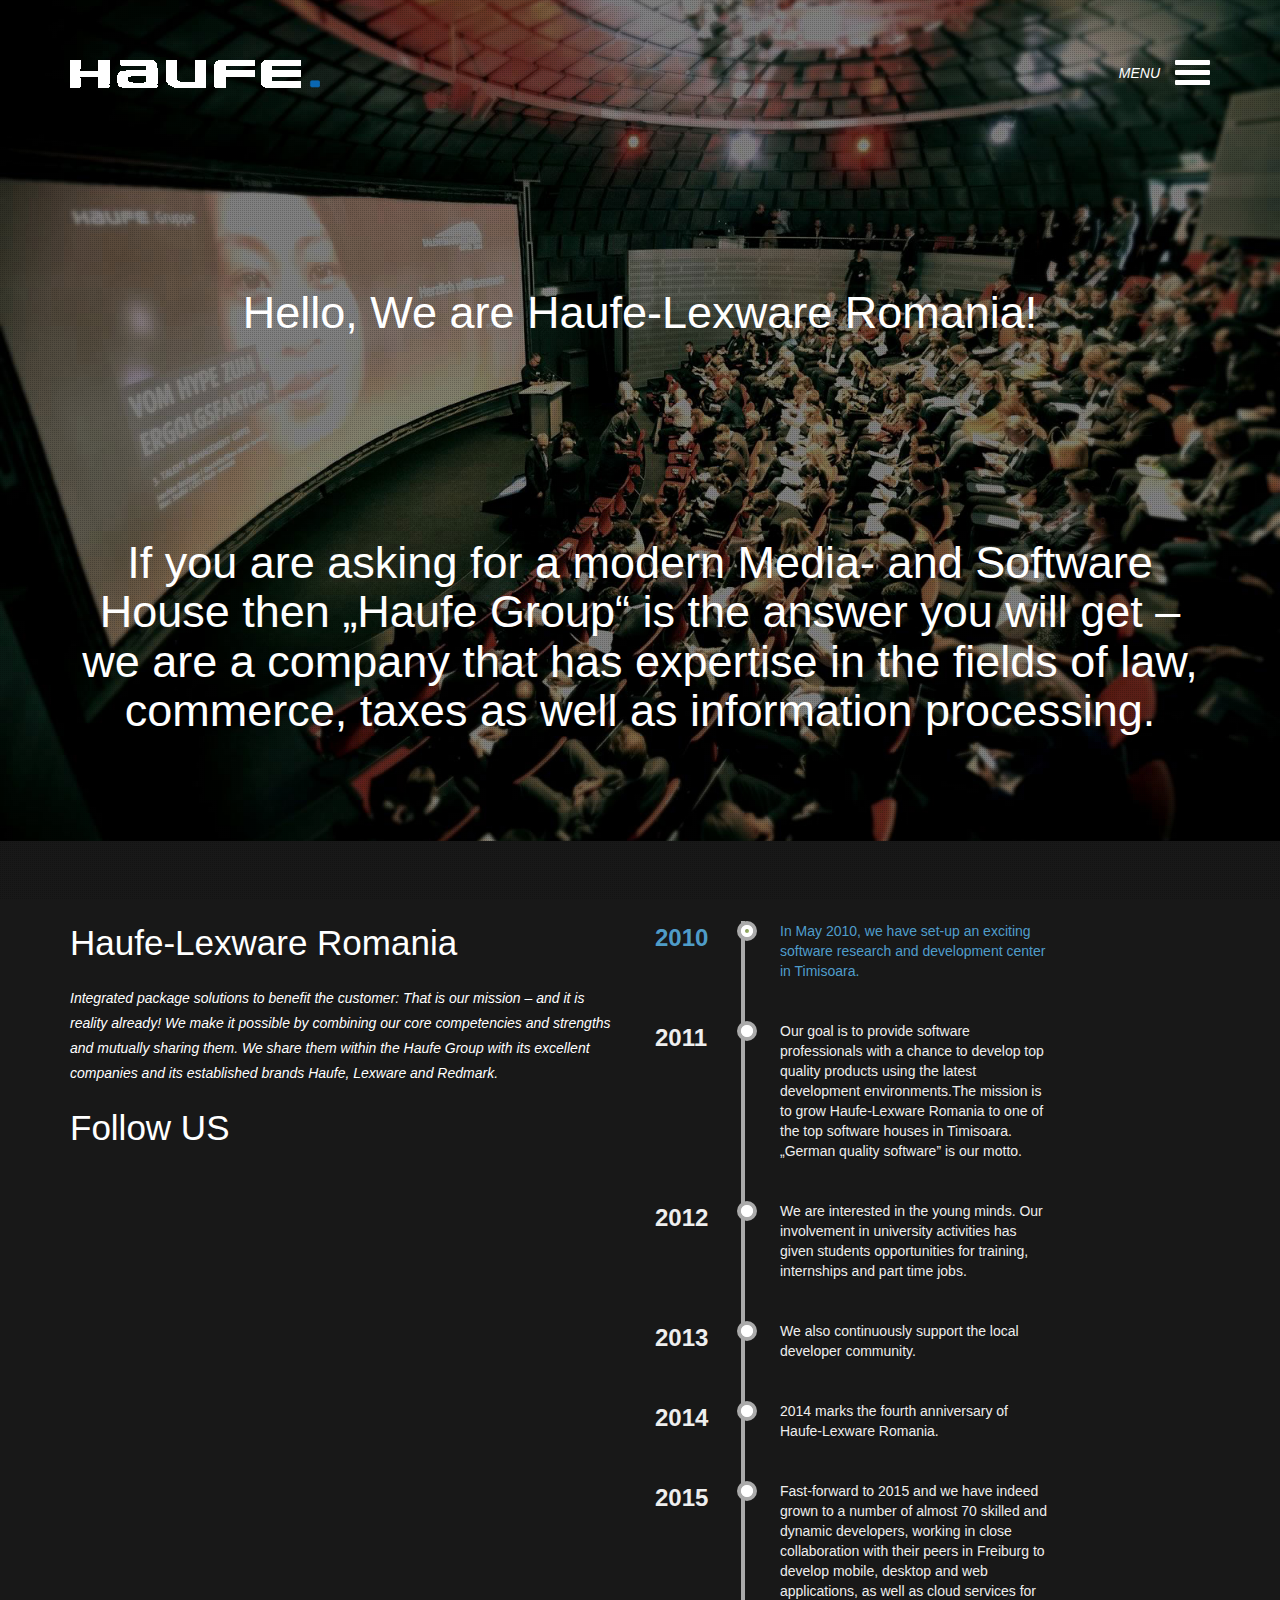
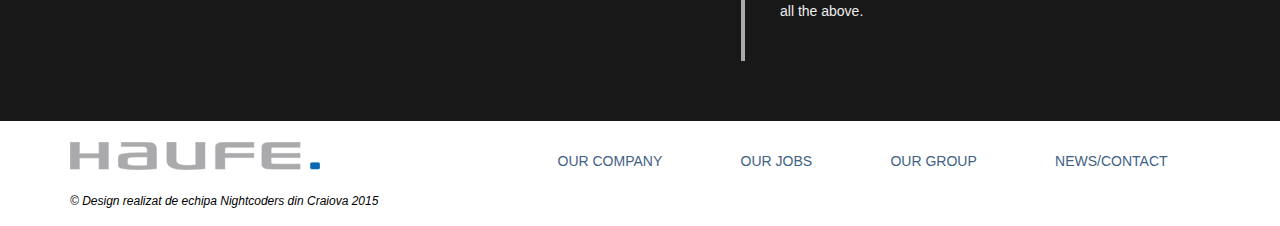
<file: our-company.html>
<!DOCTYPE html>


	<head>
		<title>Our Company - Haufe-Lexware Romania</title>
		<meta name="author" content="Site realizat de echipa Nightcoders Craiova" />
		
		
		<!-- JavaScript -->
		<script src="js/modernizr.custom.js"></script>
		<link href="css/bootstrap.min.css" rel="stylesheet">
		<link href="css/jquery.fancybox.css" rel="stylesheet">
		<link href="css/flickity.css" rel="stylesheet" >
		<link href="css/animate.css" rel="stylesheet">
		<link href="http://maxcdn.bootstrapcdn.com/font-awesome/4.2.0/css/font-awesome.min.css" rel="stylesheet">
		<link href='http://fonts.googleapis.com/css?family=Nunito:400,300,700' rel='stylesheet' type='text/css'>
		<link href="css/our-company.css" rel="stylesheet">
		<link href="css/queries.css" rel="stylesheet"> 
		<link rel="icon" href="favicon.ico" sizes="16x16">
		
	</head>
	<body> 
	
	<div id="fb-root"></div>
<script>(function(d, s, id) {
  var js, fjs = d.getElementsByTagName(s)[0];
  if (d.getElementById(id)) return;
  js = d.createElement(s); js.id = id;
  js.src = "//connect.facebook.net/ro_RO/sdk.js#xfbml=1&appId=577824235661537&version=v2.3";
  fjs.parentNode.insertBefore(js, fjs);
}(document, 'script', 'facebook-jssdk'));</script>
		
		<header>
			<section class="hero">
				<div class="texture-overlay"></div>
				<div class="container">
					<div class="row nav-wrapper">
						<div class="col-md-6 col-sm-6 col-xs-6 text-left">
							<a href="index.html"><img src="img/logo_white.png" alt="Nightcoders"></a>
						</div>
						<div class="col-md-6 col-sm-6 col-xs-6 text-right navicon">
							<p>MENU</p><a id="trigger-overlay" class="nav_slide_button nav-toggle" href="#"><span></span></a>
						</div>
					</div>
					<div class="row hero-content">
						<div class="col-md-12">
							<h1 class="animated fadeInDown">Hello, We are Haufe-Lexware Romania!</h1>  
							
							<h1 class="animated fadeInDown">If you are asking for a modern Media- and Software House then „Haufe Group“ is the answer you will get – we are a company that has expertise in the fields of law, commerce, taxes as well as information processing. </h1> 
						</div>
					</div>
				</div>
			</section> 
			
			
		</header>
		<section class="video" id="about">
			<div class="container">
				<div class="row">
					
					<div class="col-md-6">
					
					<h1>Haufe-Lexware Romania</h1>  
					<p>Integrated package solutions to benefit the customer: That is our mission – and it is reality already! We make it possible by combining our core competencies and strengths and mutually sharing them. We share them within the Haufe Group with its excellent companies and its established brands Haufe, Lexware and Redmark.</p>
					<h1>Follow US</h1>
					<div class="fb-page" data-href="https://www.facebook.com/Haufe.Lexware?fref=ts" data-width="400" data-height="300" data-hide-cover="false" data-show-facepile="true" data-show-posts="true"></div>
					</div>
					
					
                    <div class="col-md-6">
					
					 <div class="timeline">
                <div class="timeline-item active">
                    <div class="year">2010<span class="marker"><span class="dot"></span></span>
                    </div>
                    <div class="info">In May 2010, we have set-up an exciting software research and development center in Timisoara.</div>
                </div>
                <div class="timeline-item">
                    <div class="year">2011<span class="marker"><span class="dot"></span></span>
                    </div>
                    <div class="info">Our goal is to provide software professionals with a chance to develop top quality products using the latest development environments.The mission is to grow Haufe-Lexware Romania to one of the top software houses in Timisoara. „German quality software” is our motto.</div>
                </div>
                <div class="timeline-item">
                    <div class="year">2012<span class="marker"><span class="dot"></span></span>
                    </div>
                    <div class="info">We are interested in the young minds. Our involvement in university activities has given students opportunities for training, internships and part time jobs. </div>
                </div>
                <div class="timeline-item">
                    <div class="year">2013 <span class="marker"><span class="dot"></span></span>
                    </div>
                    <div class="info">We also continuously support the local developer community.</div>
                </div> 
				
				<div class="timeline-item">
                    <div class="year">2014 <span class="marker"><span class="dot"></span></span>
                    </div>
                    <div class="info">2014 marks the fourth anniversary of Haufe-Lexware Romania.</div>
                </div> 
				
				<div class="timeline-item">
                    <div class="year">2015 <span class="marker"><span class="dot"></span></span>
                    </div>
                    <div class="info">Fast-forward to 2015 and we have indeed grown to a number of almost 70 skilled and dynamic developers, working in close collaboration with their peers in Freiburg to develop mobile, desktop and web applications, as well as cloud services for all the above.</div>
                </div>
				
            </div>
					
					
				    </div> 
					
					
					
				</div>
			</div>
		</section>
		
		<footer>
			<div class="container">
				<div class="row">
					<div class="col-md-5">
						<h1 class="footer-logo">
						<img src="img/logo.png" alt="Nightcoders">
						</h1>
						<p>© Design realizat de echipa Nightcoders din Craiova 2015</p>
					</div>
					<div class="col-md-7">
						<ul class="footer-nav">
							<li><a href="our-company.html">Our company</a></li>
							<li><a href="our-jobs.html">Our jobs</a></li>
							<li><a href="http://haufe-lexware.com">Our Group</a></li>
							<li><a href="contact.html">News/Contact</a></li>
						</ul>
					</div>
				</div>
			</div>
		</footer>
		<div class="overlay overlay-boxify">
			<nav>
				<ul>
					<li><a href="our-company.html"><i class="fa fa-suitcase"></i>Our company</a></li>
					<li><a href="our-jobs.html"><i class="fa fa-money"></i>Our jobs</a></li>
				</ul>
				<ul>
					<li><a href="http://haufe-lexware.com"><i class="fa fa-users"></i>Our Group</a></li>
					<li><a href="contact.html"><i class="fa fa-info"></i>News/Contact</a></li>
				</ul>
			</nav>
		</div>
		
		
		<script src="js/min/toucheffects-min.js"></script>
		<script src="https://ajax.googleapis.com/ajax/libs/jquery/1.11.0/jquery.min.js"></script>
		<script src="js/flickity.pkgd.min.js"></script>
		<script src="js/jquery.fancybox.pack.js"></script>
		<script src="js/retina.js"></script>
		<script src="js/waypoints.min.js"></script>
		<script src="js/bootstrap.min.js"></script>
		<script src="js/min/scripts-min.js"></script>
		
	</body>
</html>
</file>
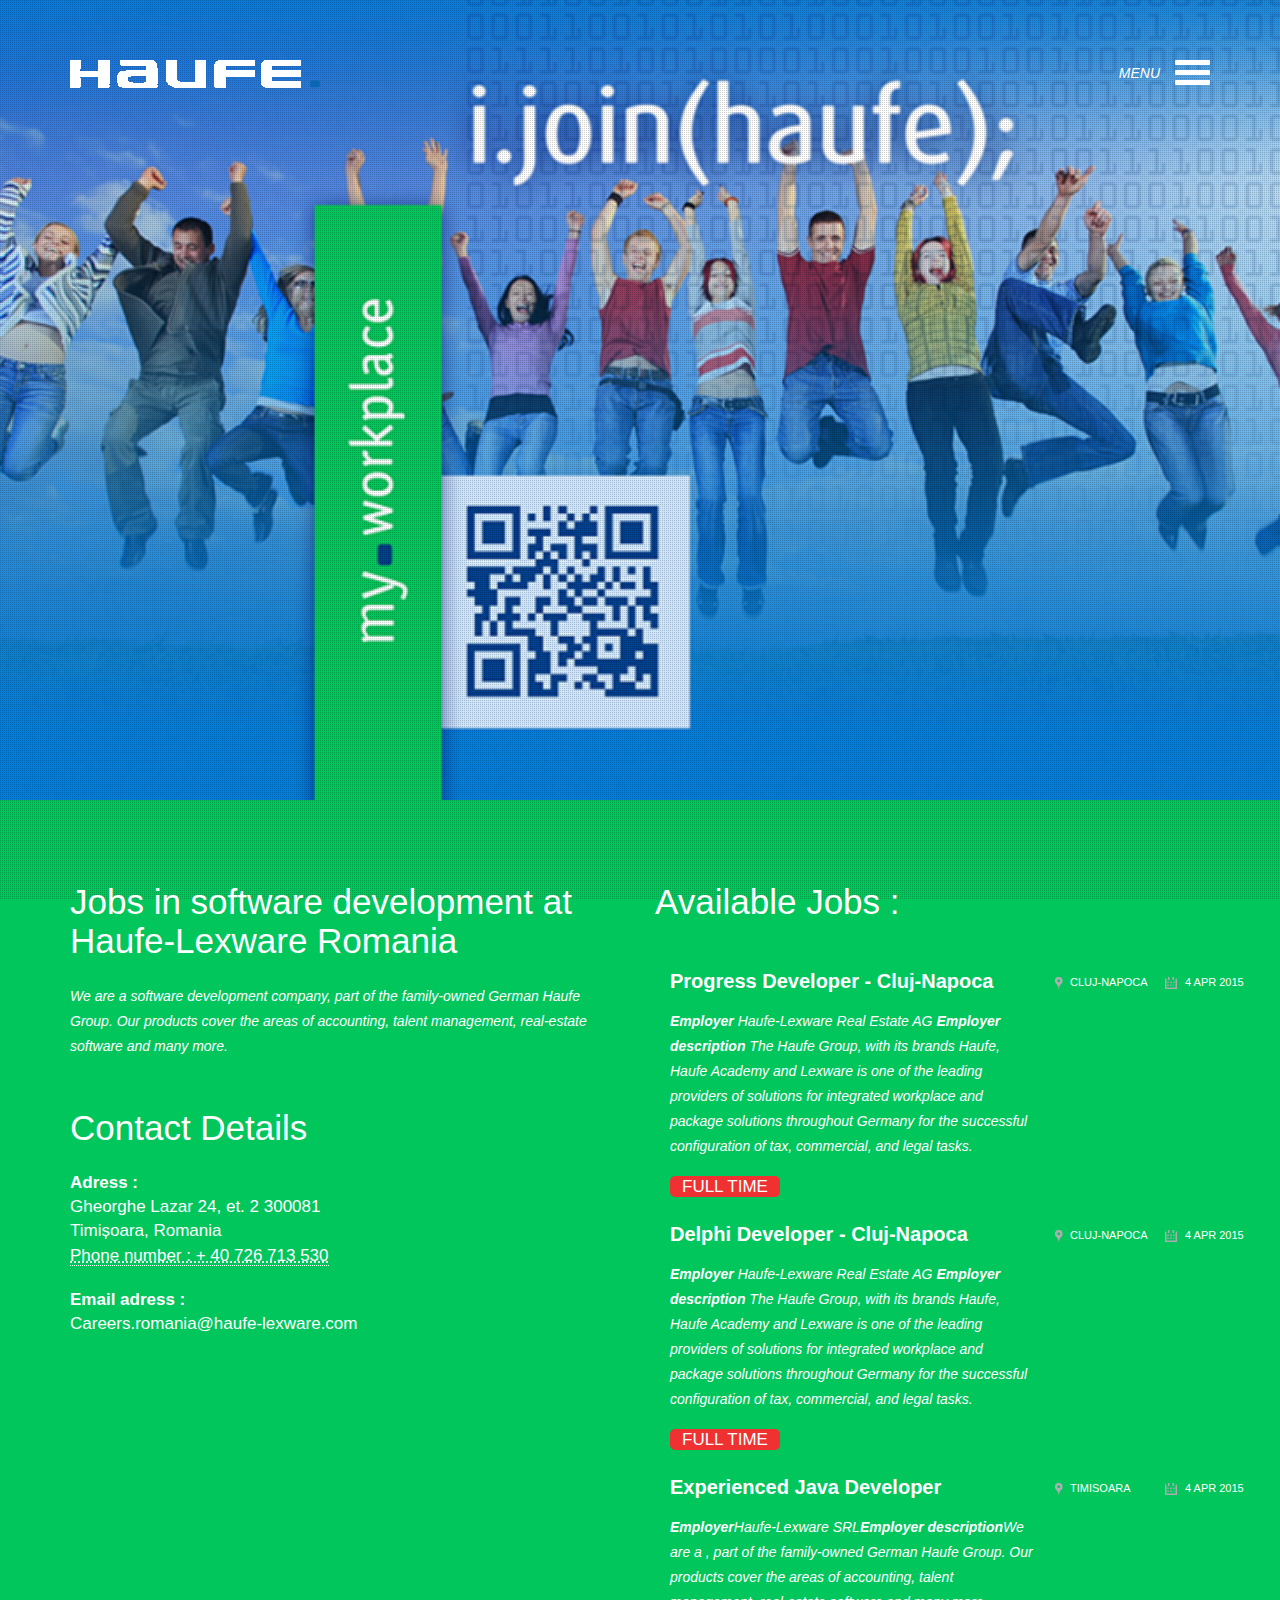
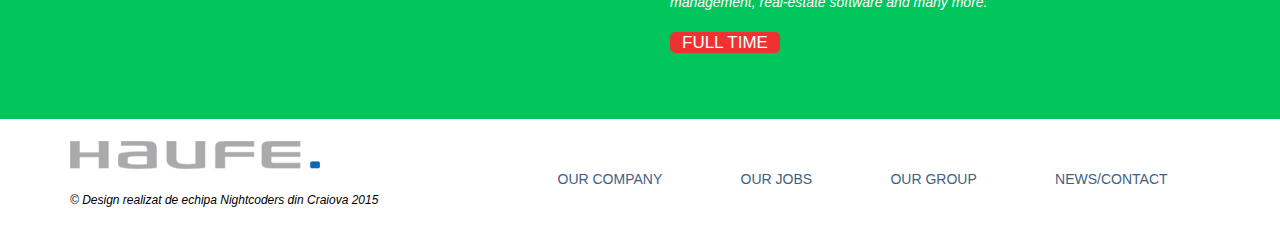
<file: our-jobs.html>
<!DOCTYPE html>


	<head>
		<title>Our Jobs Available Jobs - Haufe-Lexware Romania</title>
		<meta name="author" content="Site realizat de echipa Nightcoders Craiova" />
		
		
		<!-- JavaScript -->
		<script src="js/modernizr.custom.js"></script>
		<link href="css/bootstrap.min.css" rel="stylesheet">
		<link href="css/jquery.fancybox.css" rel="stylesheet">
		<link href="css/flickity.css" rel="stylesheet" >
		<link href="css/animate.css" rel="stylesheet">
		<link href="http://maxcdn.bootstrapcdn.com/font-awesome/4.2.0/css/font-awesome.min.css" rel="stylesheet">
		<link href='http://fonts.googleapis.com/css?family=Nunito:400,300,700' rel='stylesheet' type='text/css'>
		<link href="css/our-jobs.css" rel="stylesheet">
		<link href="css/queries.css" rel="stylesheet"> 
		<link rel="icon" href="favicon.ico" sizes="16x16">
		
	</head>
	<body> 
	
		
		<header>
			<section class="hero">
				<div class="texture-overlay"></div>
				<div class="container">
					<div class="row nav-wrapper">
						<div class="col-md-6 col-sm-6 col-xs-6 text-left">
							<a href="index.html"><img src="img/logo_white.png" alt="Nightcoders"></a>
						</div>
						<div class="col-md-6 col-sm-6 col-xs-6 text-right navicon">
							<p>MENU</p><a id="trigger-overlay" class="nav_slide_button nav-toggle" href="#"><span></span></a>
						</div>
					</div>
					<div class="row hero-content"></div>
				</div>
			</section> 
			
			
		</header>
		<section class="video" id="about">
			<div class="container">
				<div class="row">
					
					<div class="col-md-6">
					
					<h1>Jobs in software development at Haufe-Lexware Romania</h1>  
				    <p>We are a software development company, part of the family-owned German Haufe Group. Our products cover the areas of accounting, talent management, real-estate software and many more.</p>
					
					<div class="contact_details"> 
					<h1>Contact Details</h1>
					 <address>
                         <strong>Adress :</strong><br>
                                 Gheorghe Lazar 24, et. 2 300081<br>
                                    Timișoara, Romania<br>
                           <abbr title="Phone">Phone number :<abbr> + 40 726 713 530 
                     </address>

                          <address>
                            <strong>Email adress :</strong><br>
                              <a href="mailto:#">Careers.romania@haufe-lexware.com</a>
                          </address> 

                    </div>
					
					</div> 
					
					
					
					
                    <div class="col-md-6">
					
					<h1>Available Jobs :</h1>
					
					<div class="jobs">

                        <div class="btitle">
	         <h2><a href="http://www.haufe-lexware.ro/careers/details/detail/progress-developer/" rel="bookmark" title="Permanent Link to WordPress designer">Progress Developer - Cluj-Napoca</a></h2>
	                   <p><strong>Employer</strong> Haufe-Lexware Real Estate AG <strong>Employer description</strong> The Haufe Group, with its brands Haufe, Haufe Academy and Lexware is one of the leading providers of solutions for integrated workplace and package solutions throughout Germany for the successful configuration of tax, commercial, and legal tasks. </p>
	
                      <span class="redspan typemet">Full Time</span>
                       </div>
                        <div class="jlocation">Cluj-Napoca</div>
                          <div class="jpostime">4 APR 2015</div> 
						  
						  <div class="btitle">
	         <h2><a href="http://www.haufe-lexware.ro/careers/details/detail/delphi-developer/" rel="bookmark" title="Permanent Link to WordPress designer">Delphi Developer - Cluj-Napoca</a></h2>
	                   <p><strong>Employer</strong> Haufe-Lexware Real Estate AG <strong>Employer description</strong> The Haufe Group, with its brands Haufe, Haufe Academy and Lexware is one of the leading providers of solutions for integrated workplace and package solutions throughout Germany for the successful configuration of tax, commercial, and legal tasks. </p>
	
                      <span class="redspan typemet">Full Time</span>
                       </div>
                        <div class="jlocation">Cluj-Napoca</div>
                          <div class="jpostime">4 APR 2015</div> 
						  
						  <div class="btitle">
	         <h2><a href="http://www.haufe-lexware.ro/careers/details/detail/progress-developer/" rel="bookmark" title="Permanent Link to WordPress designer">Experienced Java Developer</a></h2>
	                   <p><strong>Employer</strong>Haufe-Lexware SRL<strong>Employer description</strong>We are a <strongsoftware development company</strong>, part of the family-owned German Haufe Group. Our products cover the areas of accounting, talent management, real-estate software and many more.</p>
	
                      <span class="redspan typemet">Full Time</span>
                       </div>
                        <div class="jlocation">Timisoara</div>
                          <div class="jpostime">4 APR 2015</div>

                  </div>

					
				    </div> 
					
					
					
				</div>
			</div>
		</section>
		
		<footer>
			<div class="container">
				<div class="row">
					<div class="col-md-5">
						<h1 class="footer-logo">
						<img src="img/logo.png" alt="Nightcoders">
						</h1>
						<p>© Design realizat de echipa Nightcoders din Craiova 2015</p>
					</div>
					<div class="col-md-7">
						<ul class="footer-nav">
							<li><a href="our-company.html">Our company</a></li>
							<li><a href="our-jobs.html">Our jobs</a></li>
							<li><a href="http://haufe-lexware.com">Our Group</a></li>
							<li><a href="contact.html">News/Contact</a></li>
						</ul>
					</div>
				</div>
			</div>
		</footer>
		<div class="overlay overlay-boxify">
			<nav>
				<ul>
					<li><a href="our-company.html"><i class="fa fa-suitcase"></i>Our company</a></li>
					<li><a href="our-jobs.html"><i class="fa fa-money"></i>Our jobs</a></li>
				</ul>
				<ul>
					<li><a href="http://haufe-lexware.com"><i class="fa fa-users"></i>Our Group</a></li>
					<li><a href="contact.html"><i class="fa fa-info"></i>News/Contact</a></li>
				</ul>
			</nav>
		</div>
		
		
		<script src="js/min/toucheffects-min.js"></script>
		<script src="https://ajax.googleapis.com/ajax/libs/jquery/1.11.0/jquery.min.js"></script>
		<script src="js/flickity.pkgd.min.js"></script>
		<script src="js/jquery.fancybox.pack.js"></script>
		<script src="js/retina.js"></script>
		<script src="js/waypoints.min.js"></script>
		<script src="js/bootstrap.min.js"></script>
		<script src="js/min/scripts-min.js"></script>
		
	</body>
</html>
</file>
<file: css/our-company.css>
article, aside, details, figcaption, figure, footer, header, hgroup, nav, section, summary {
    display: block
}


audio, canvas, video {
    display: inline-block;
    *display: inline;
    *zoom: 1;
}


audio:not([controls]) {
    display: none;
    height: 0;
}


[hidden] {
    display: none
}



html {
    font-size: 100%; /* 1 */
    -webkit-text-size-adjust: 100%; /* 2 */
    -ms-text-size-adjust: 100%; /* 2 */
}


html, button, input, select, textarea {
    font-family: sans-serif;
    font-family: 'Nunito', sans-serif;
}
html, body {
    overflow-x: hidden;
    width: 100%;
}


body {
    margin: 0;
    font-family: 'Nunito', sans-serif;
}


html, html a {
    text-shadow: 1px 1px 1px rgba(0, 0, 0, 0.004);
    -webkit-font-smoothing: antialiased;
}



a:focus {
    outline: thin dotted;
    text-decoration: none;
}


a:active, a:hover {
    outline: 0;
    text-decoration: none;
}



h1 {
    margin: 0.67em 0;
    font-size: 2em;
}
h2 {
    margin: 0.83em 0;
    font-size: 1.5em;
}
h3 {
    margin: 1em 0;
    font-size: 1.17em;
}
h4 {
    margin: 1.33em 0;
    font-size: 1em;
}
h5 {
    margin: 1.67em 0;
    font-size: 0.83em;
}
h6 {
    margin: 2.33em 0;
    font-size: 0.75em;
}


abbr[title] {
    border-bottom: 1px dotted
}


b, strong {
    font-weight: bold
}
blockquote {
    margin: 0px
}


dfn {
    font-style: italic
}


mark {
    background: #ff0;
    color: #000;
}


p, pre {
    margin: 1em 0
}


code, kbd, pre, samp {
    font-size: 1em;
    font-family: monospace, serif;
    _font-family: 'courier new', monospace;
}


pre {
    white-space: pre;
    white-space: pre-wrap;
    word-wrap: break-word;
}


q {
    quotes: none
}


q:before, q:after {
    content: '';
    content: none;
}
small {
    font-size: 75%
}


sub, sup {
    position: relative;
    vertical-align: baseline;
    font-size: 75%;
    line-height: 0;
}
sup {
    top: -0.5em
}
sub {
    bottom: -0.25em
}



dl, menu, ol, ul {
    margin: 1em 0
}
dd {
    margin: 0 0 0 40px
}


menu, ol, ul {
    padding: 0
}


nav ul, nav ol {
    list-style: none;
    list-style-image: none;
}



img {
    border: 0; /* 1 */
    -ms-interpolation-mode: bicubic; /* 2 */
}


svg:not(:root) {
    overflow: hidden
}



figure {
    margin: 0
}



form {
    margin: 0
}


fieldset {
    margin: 0 2px;
    padding: 0.35em 0.625em 0.75em;
    border: 1px solid #c0c0c0;
}


legend {
    padding: 0;
    border: 0; /* 1 */
    white-space: normal; /* 2 */
    *margin-left: -7px; /* 3 */
}


button, input, select, textarea {
    margin: 0; /* 2 */
    vertical-align: baseline; /* 3 */
    font-size: 100%; /* 1 */
    *vertical-align: middle; /* 3 */
}


button, input {
    line-height: normal
}


button, html input[type="button"], /* 1 */
input[type="reset"], input[type="submit"] {
    cursor: pointer; /* 3 */
    -webkit-appearance: button; /* 2 */
    *overflow: visible; /* 4 */
}


button[disabled], input[disabled] {
    cursor: default
}


input[type="checkbox"], input[type="radio"] {
    box-sizing: border-box; /* 1 */
    padding: 0; /* 2 */
    *height: 13px; /* 3 */
    *width: 13px; /* 3 */
}


input[type="search"] {
    /* 2 */
    box-sizing: content-box;
    -webkit-appearance: textfield; /* 1 */
    nowhitespace: afterproperty;
}


input[type="search"]::-webkit-search-cancel-button, input[type="search"]::-webkit-search-decoration {
    -webkit-appearance: none
}


button::-moz-focus-inner, input::-moz-focus-inner {
    padding: 0;
    border: 0;
}


textarea {
    overflow: auto; /* 1 */
    vertical-align: top; /* 2 */
}



table {
    border-spacing: 0;
    border-collapse: collapse;
}


.group:after {
    content: "";
    display: table;
    clear: both;
}
a {
    -webkit-transition-timing-function: ease-in-out;
    transition-timing-function: ease-in-out;
    -webkit-transition-duration: 300ms;
    transition-duration: 300ms;
    -webkit-transition-property: color, border-color, background-color;
    transition-property: color, border-color, background-color;
}
.nopadding {
    margin: 0 !important;
    padding: 0 !important;
}
p {
    font-size: 14px;
    line-height: 25px; 
	color: #fff;
  font-style: italic;
}
a {
    color: #73d0da
}
a:hover, a:focus {
    color: #73d0da;
    text-decoration: none;
}
.texture-overlay {
    position: absolute;
    top: 0px;
    left: 0px;
    width: 100%;
    height: 100%;
    background-image: url(../img/grid.png);
}


.use-btn {
    display: inline-block;
    margin: 0 10px 10px 0;
    padding: 20px 50px;
    border-radius: 3px;
    background-color: #fff;
    color: #4b98a9;
    font-size: 16px;
}
.use-btn:hover, .use-btn:focus {
    background-color: #73d0da;
    color: #fff;
    text-decoration: none;
}
.learn-btn, .download-btn {
    display: inline-block;
    padding: 18px 46px;
    border: 2px solid #fff;
    border-radius: 3px;
    color: #fff;
    font-size: 16px;
}
.learn-btn:hover, .download-btn:hover, .learn-btn:focus, .download-btn:focus {
    border-color: #73d0da;
    color: #73d0da;
    text-decoration: none;
}
.read-more-btn {
    display: inline-block;
    color: #323a45;
    text-transform: uppercase;
    font-weight: 400;
}
.read-more-btn i, .download-btn i {
    margin-left: 5px
}
.showcase .download-btn {
    margin-top: 50px
}
.download .download-btn {
    margin-top: 25px
}


.nav-toggle {
    position: absolute;
    top: 0;
    right: 15px;
    z-index: 999999;
    padding: 10px 35px 16px 0px;
    cursor: pointer;
}
.nav-toggle:focus {
    outline: none;
}
.nav-toggle span, .nav-toggle span:before, .nav-toggle span:after {
    content: '';
    position: absolute;
    display: block;
    width: 35px;
    height: 5px;
    border-radius: 1px;
    background: #fff;
    cursor: pointer;
}
.nav-toggle span:before {
    top: -10px
}
.nav-toggle span:after {
    bottom: -10px
}
.nav-toggle span, .nav-toggle span:before, .nav-toggle span:after {
    -webkit-transition: all 300ms ease-in-out;
    transition: all 300ms ease-in-out;
}
.nav-toggle.active span {
    background-color: transparent
}
.nav-toggle.active span:before, .nav-toggle.active span:after {
    top: 0
}
.nav-toggle.active span:before {
    -webkit-transform: rotate(45deg);
    -ms-transform: rotate(45deg);
    transform: rotate(45deg);
}
.nav-toggle.active span:after {
    top: 10px;
    -webkit-transform: translateY(-10px) rotate(-45deg);
    -ms-transform: translateY(-10px) rotate(-45deg);
    transform: translateY(-10px) rotate(-45deg);
}
.navicon {
    position: relative;
    height: 26px;
}
.navicon p {
    margin: 1px 50px 0 0
}
.navicon-fixed {
    position: fixed;
    top: 59px;
    right: 143px;
}


.hero {
    padding: 60px 0 60px 0;
    min-height: 800px;
    background: rgb(40, 70, 102) url('../img/our-company.jpg') no-repeat center center;
    background-size: cover;
    color: #fff;
}
.hero h1 {
    margin: 200px 0 45px 0;
    text-align:center;
    font-size: 45px;
}
.hero h1 span {
    display: inline-block;
    color: #a1a9b0;
}
#home {
    width: 100%;
    height: 100%;
}
.hero {
    width: 100%;
    height: 100%;
}
header i {
    margin-left: 5px
}


section.video i {
    margin-right: 10px;
    color: #fff;
    vertical-align: middle;
    font-size: 50px;
    -webkit-transition: color 300ms ease-in-out;
    transition: color 300ms ease-in-out;
}
section.video h1 {
    font-weight: 400;
      font-size: 35px; 
	  color: #fff;
}
section.video {
    padding: 60px 0;
      background: rgb(24,24,24);
}
section.video a {
     color: #fff;
}
section.video a:hover, section.video a:focus {
    color: #000;
    text-decoration: none;
}
section.video a:hover i, section.video a:focus i {
    color: #000;
}


.flickity-page-dots .dot {
    width: 13px;
    height: 13px;
    opacity: 1;
    background: transparent;
    border: 2px solid white;
    -webkit-transition: background 0.3s;
    transition: background 0.3s;
}
.flickity-page-dots .dot.is-selected {
    background: white;
}


.features-bg {
   
    min-height: 400px;
    background: url('../img/features-intro-01.jpg') no-repeat center center;
    background-size: cover;
}
.features-img {
    width: 100%;
    height: 400px;
    text-align: center;
    line-height: 400px;
}
.features-slider {
    position: relative;
    padding: 11% 100px 10% 100px;
    height: 400px;
    background-color: rgba(35,162,168,0.9);
}
.features-slider ul {
    margin: 0;
    padding: 0;
    list-style: none;
}
.features-slider ul li {
    width: 100%;
}
.features-slider li h1 {
    margin-bottom: 15px;
    color: #fff;
    font-weight: 400;
    font-size: 22px;
}
.features-slider li p {
    color: #fff;
    font-size: 14px;
}
.features-intro-img {
    position: relative
}
.slides li h1 {
    margin: 0;
    padding: 0;
}
.features-slider .flickity-page-dots {
    text-align: left;
    margin-top: 50px;
    position: static;
}
.features-slider .flickity-page-dots .dot {
    margin: 0 12px 0 0;
}


.features-list {
    padding: 130px 0
}
.features-list h1 {
    margin: 0 0 10px 0;
    padding: 0;
    color: #24374b;
    font-size: 20px;
}
.features-list p {
    margin-bottom: 20px;
    color: #778899;
}
.feature-content {
    display: inline-block;
    margin-left: 0;
    width: 65%;
}
.feature-icon {
    display: inline-block;
    margin-right: 25px;
    width: 90px;
    height: 90px;
    border: solid 2px #4e9ba3;
    border-radius: 50%;
    vertical-align: top;
    text-align: center;
    font-size: 25px;
    line-height: 90px;
}
.feature-icon i {
    color: #4e9ba3
}


blockquote {
    margin: 40px 0 0;
    padding: 0;
    border: none;
}
blockquote p {
    display: inline-block;
    margin: 0;
    padding: 0;
    width: 70%;
    vertical-align: top;
    font-style: italic;
}
blockquote .avatar {
    display: inline-block;
    margin-right: 20px;
    width: 64px;
    height: 64px;
    vertical-align: middle;
}
blockquote .logo-quote {
    display: inline-block;
    margin: 0 0 0 90px;
}


.showcase {
    background: url('../img/background-showcase.jpg') no-repeat center center fixed;
    background-size: cover;
}
.showcase h1 {
    margin: 0 0 20px 0;
    color: #fff;
    font-weight: 400;
    font-size: 40px;
}
.showcase p {
    margin-bottom: 25px;
    color: #fff; 
	font-size: 17px;
}
.device {
    position: absolute;
    top: -60px;
    left: 20%;
    min-height: 676px;
    width: 359px;
    background: url('../img/iphone-skeleton.png') no-repeat center center;
}
.device-content {
    position: absolute;
    top: 115px;
    left: 56px;
    width: 247px;
    height: 445px;
    background: rgba(0, 0, 0, 0.3);
}
.device-content img {
    width: 247px;
    height: 445px;
}
.showcase-wrap {
    position: relative;
    padding: 100px 0;
    min-height: 600px;
}
.showcase-slider ul {
    margin: 0;
    padding: 0;
    list-style: none;
}
.showcase-slider .flickity-page-dots {
    bottom: 20px;
}


.screenshots-intro {
    padding: 170px 0 100px 0;
    background-color: #f6f7f9;
}
.screenshots-intro h1 {
    margin-bottom: 20px;
    color: #24374b;
    font-weight: 400;
    font-size: 22px;
}
.screenshots-intro p {
    margin-bottom: 25px;
    color: #778899;
}


.screenshots ul {
    margin: 0;
    padding: 0;
    width: 100%;
}
.screenshots ul li {
    float: left;
    min-height: 100%;
    width: 25%;
    background-color: #000;
    list-style: none;
}
.screenshots figure {
    position: relative;
    overflow: hidden;
}
.screenshots figure img {
    width: 100%;
    height: 100%;
    -webkit-transition: all 300ms ease-in-out;
    transition: all 300ms ease-in-out;
}
.screenshots figure:hover img, .screenshots figure:focus img {
    -webkit-transform: scale(1.1);
    -ms-transform: scale(1.1);
    transform: scale(1.1);
}
.screenshots figcaption {
    position: absolute;
    top: 0;
    left: 0;
    padding: 25% 0;
    width: 100%;
    height: 100%;
    background-color: rgba(35,162,168,0.9);
    text-align: center;
    font-size: 15px;
    opacity: 0;
    -webkit-transition: all 300ms ease-in-out;
    transition: all 300ms ease-in-out;
}
.screenshots figcaption a {
    color: #fff
}
.screenshots figcaption a:hover, .screenshots figcaption a:focus {
    color: #73d0da
}
.screenshots figure:hover figcaption, .screenshots figure:focus figcaption {
    opacity: 1
}
.visible {
    opacity: 1
}
.screenshots figure.cs-hover figcaption {
    opacity: 1
}
.screenshots figcaption i {
    font-size: 35px
}
.screenshots figcaption p {
    margin-bottom: 0;
    text-transform: uppercase;
    font-weight: 400;
}
.screenshots figcaption .caption-content {
    position: absolute;
    top: 30%;
    left: 50%;
    margin-top: -40px;
    margin-left: -100px;
    width: 200px;
    -webkit-transform: translate(0px, 15px);
    -ms-transform: translate(0px, 15px);
    transform: translate(0px, 15px);
    -webkit-transition: all 300ms ease-in-out;
    transition: all 300ms ease-in-out;
}
.screenshots figure:hover figcaption .caption-content, .screenshots figure:focus figcaption .caption-content {
    -webkit-transform: translate(0px, 0px);
    -ms-transform: translate(0px, 0px);
    transform: translate(0px, 0px);
}


.download {
    padding: 190px 0;
    background: url('../img/haufe1.jpg');
    background-size: cover;
}
.download h1 {
    margin: 0 0 15px 0;
    color: #fff;
    font-weight: 400;
    font-size: 60px;
}


footer {
    padding:0;
}
footer p {
    color: #000;
    font-size: 12px;
}
footer ul {
    margin-top: 30px
}
footer li {
    float: left;
    margin-right: 12%;
    list-style: none;
    text-transform: uppercase;
    font-weight: 400;
}
footer li a {
    color: #3f6184
}
footer li:last-child {
    margin-right: 0
}


.overlay {
    position: fixed;
    top: 0;
    left: 0;
    width: 100%;
    height: 100%;
    background: rgba(35,162,168,0.9);;
}


.overlay nav {
    position: relative;
    top: 50%;
    height: 60%;
    text-align: center;
    font-size: 54px;
    -webkit-transform: translateY(-50%);
    -ms-transform: translateY(-50%);
    transform: translateY(-50%);
}
.overlay ul {
    position: relative;
    display: inline-block;
    margin: 0 auto;
    padding: 0;
    list-style: none;
}
.overlay ul li {
    display: block;
    float: left;
    margin-right: 20px;
}
.overlay ul li:last-child {
    margin-right: 0px
}
.overlay ul li i {
    display: block;
    margin-bottom: 10px;
    font-size: 40px;
}
.overlay ul li a {
    display: block;
    padding: 50px 0;
    min-width: 190px;
    border-radius: 70px;
    background-color: #345271;
    color: #fff;
    text-transform: uppercase;
    font-weight: 400;
    font-size: 15px;
    -webkit-transition: all 300ms ease-in-out;
    transition: all 300ms ease-in-out;
}
.overlay ul li a:hover, .overlay ul li a:focus {
    border-color: #73d0da;
    color: #73d0da;
}


.overlay-boxify {
    visibility: hidden;
    opacity: 0;
    -webkit-transition: opacity 0.5s, visibility 0s 0.5s;
    transition: opacity 0.5s, visibility 0s 0.5s;
}
.overlay-boxify.open {
    visibility: visible;
    opacity: 1;
    -webkit-transition: opacity 0.5s;
    transition: opacity 0.5s;
}
.overlay-boxify nav ul li {
    opacity: 0;
    -webkit-transform: translate3d(0, -80px, 0);
    transform: translate3d(0, -80px, 0);
    -webkit-transition: -webkit-transform 0.5s, opacity 0.5s;
    transition: transform 0.5s, opacity 0.5s;
}
.overlay-boxify.open nav ul:first-child li:first-child {
    -webkit-transition-delay: 0.05s;
    transition-delay: 0.05s;
}
.overlay-boxify.open nav ul:first-child li:nth-child(2) {
    -webkit-transition-delay: 0.1s;
    transition-delay: 0.1s;
}
.overlay-boxify.open nav ul:nth-child(2) li:first-child {
    -webkit-transition-delay: 0.15s;
    transition-delay: 0.15s;
}
.overlay-boxify.open nav ul:nth-child(2) li:nth-child(2) {
    -webkit-transition-delay: 0.2s;
    transition-delay: 0.2s;
}
.overlay-boxify.open nav ul li {
    opacity: 1;
    -webkit-transform: translate3d(0, 0, 0);
    transform: translate3d(0, 0, 0);
}


.wp1, .wp2, .wp3, .wp4, .wp5, .wp6 {
    visibility: hidden
}
.bounceInLeft, .bounceInRight, .fadeInUp, .fadeInUpDelay, .fadeInDown, .fadeInUpD, .fadeInLeft, .fadeInRight, .bounceInDown {
    visibility: visible
}
.delay-05s {
    -webkit-animation-delay: 0.5s;
    animation-delay: 0.5s;
}
.delay-1s {
    -webkit-animation-delay: 1s;
    animation-delay: 1s;
} 


/* timeline */ 

  div {
                font-family: Helvetica, Arial, sans-serif;
                box-sizing: border-box;
            }
            .timeline {
                width: 400px; 
				margin-top: 20px;
            }
            .timeline .timeline-item {
                width: 100%;
            }
            .timeline .timeline-item .info, .timeline .timeline-item .year {
                color: #eee;
                display: block;
                float:left;
                -webkit-transition: all 1s ease;
                -moz-transition: all 1s ease;
                transition: all 1s ease;
            }
            .timeline .timeline-item.close .info, .timeline .timeline-item.close .year {
                color: #ccc;
                -webkit-transition: all 1s ease;
                -moz-transition: all 1s ease;
                transition: all 1s ease;
            }
            .timeline .timeline-item .year {
                font-size: 24px;
                font-weight: bold;
                width: 22%;
            }
            .timeline .timeline-item .info {
                width: 100%;
                width: 78%;
                margin-left: -2px;
                padding: 0 0 40px 35px;
                border-left: 4px solid #aaa;
                font-size: 14px;
                line-height: 20px;
            }
            .timeline .timeline-item .marker {
                background-color: #fff;
                border: 4px solid #aaa;
                height: 20px;
                width: 20px;
                border-radius: 100px;
                display: block;
                float: right;
                margin-right: -14px;
                z-index: 2000;
                position: relative;
            }
            .timeline .timeline-item.active .info, .timeline .timeline-item:hover .info {
                color:rgba(87,175,225,0.9);
                -webkit-transition: all 1s ease;
                -moz-transition: all 1s ease;
                transition: all 1s ease;
            }
            .timeline .timeline-item.active .year, .timeline .timeline-item:hover .year {
                  color: rgba(87,175,225,0.9)
            }
            .timeline .timeline-item .marker .dot {
                background-color: white;
                -webkit-transition: all 1s ease;
                -moz-transition: all 1s ease;
                transition: all 1s ease;
                display: block;
                border: 4px solid white;
                height: 12px;
                width: 12px;
                border-radius: 100px;
                float: right;
                z-index: 2000;
                position: relative;
            }
            .timeline .timeline-item.active .marker .dot, .timeline .timeline-item:hover .marker .dot {
                -webkit-transition: all 1s ease;
                -moz-transition: all 1s ease;
                transition: all 1s ease;
                background-color: #9DB668;
                box-shadow: inset 1px 1px 2px rgba(0, 0, 0, 0.2);
            } 
			
			
			@media screen and (max-width: 465px) {
			.section.video{ 
			   padding: 20px;
			} 
			}
</file>
<file: css/queries.css>
@media screen and (max-width:1200px){
	.device{left:20%;top:-36px;}
	footer li{margin-right:10%;}
	.feature-content{width:55%;}
}
@media screen and (max-width:991px){
	.feature-1,.feature-2{margin-bottom:50px;}
	.device{display:none;}
	.screenshots ul li{width:50%;}
	.screenshots-intro{padding:110px 0 100px 0;}
	.feature-content{width:80%;}
	.features-slider{height:100%}
}
@media screen and (max-width:680px){
	.feature-content{width:60%;}
}
@media screen and (max-width:640px){
	.use-btn{display:none;}
	footer li{display:block;text-align:left;padding:20px 0;border-bottom:dashed 1px #c7cacc;margin-right:0!important;float:none;}
	nav{margin-top:40px;}
	.overlay ul{margin-left:0px;}
	.overlay ul li a{padding:20px 0;min-width:120px;font-size:12px;}
}
@media screen and (max-width:465px){
	.hero h1{font-size:40px;margin:100px 0 45px 0}
	.screenshots ul li{width:100%;min-height:100%;float:none;}
	section.video i{font-size:30px;}
	section.video h1{font-size:15px;font-weight:400;}
	section.video{padding:40px;}
	.feature-content{width:100%;text-align:center;margin-top:20px;}
	.feature-icon{display:block;margin:0 auto;}
	blockquote p{width:60%;}
	.features-slider {padding: 11% 50px 10% 50px;}
}
</file>
<file: css/our-jobs.css>
article, aside, details, figcaption, figure, footer, header, hgroup, nav, section, summary {
    display: block
}


audio, canvas, video {
    display: inline-block;
    *display: inline;
    *zoom: 1;
}


audio:not([controls]) {
    display: none;
    height: 0;
}


[hidden] {
    display: none
}



html {
    font-size: 100%; /* 1 */
    -webkit-text-size-adjust: 100%; /* 2 */
    -ms-text-size-adjust: 100%; /* 2 */
}


html, button, input, select, textarea {
    font-family: sans-serif;
    font-family: 'Nunito', sans-serif;
}
html, body {
    overflow-x: hidden;
    width: 100%;
}


body {
    margin: 0;
    font-family: 'Nunito', sans-serif;
}


html, html a {
    text-shadow: 1px 1px 1px rgba(0, 0, 0, 0.004);
    -webkit-font-smoothing: antialiased;
}



a:focus {
    outline: thin dotted;
    text-decoration: none;
}


a:active, a:hover {
    outline: 0;
    text-decoration: none;
}



h1 {
    margin: 0.67em 0;
    font-size: 2em;
}
h2 {
    margin: 0.83em 0;
    font-size: 1.5em;
}
h3 {
    margin: 1em 0;
    font-size: 1.17em;
}
h4 {
    margin: 1.33em 0;
    font-size: 1em;
}
h5 {
    margin: 1.67em 0;
    font-size: 0.83em;
}
h6 {
    margin: 2.33em 0;
    font-size: 0.75em;
}


abbr[title] {
    border-bottom: 1px dotted
}


b, strong {
    font-weight: bold
}
blockquote {
    margin: 0px
}


dfn {
    font-style: italic
}


mark {
    background: #ff0;
    color: #000;
}


p, pre {
    margin: 1em 0
}


code, kbd, pre, samp {
    font-size: 1em;
    font-family: monospace, serif;
    _font-family: 'courier new', monospace;
}


pre {
    white-space: pre;
    white-space: pre-wrap;
    word-wrap: break-word;
}


q {
    quotes: none
}


q:before, q:after {
    content: '';
    content: none;
}
small {
    font-size: 75%
}


sub, sup {
    position: relative;
    vertical-align: baseline;
    font-size: 75%;
    line-height: 0;
}
sup {
    top: -0.5em
}
sub {
    bottom: -0.25em
}



dl, menu, ol, ul {
    margin: 1em 0
}
dd {
    margin: 0 0 0 40px
}


menu, ol, ul {
    padding: 0
}


nav ul, nav ol {
    list-style: none;
    list-style-image: none;
}



img {
    border: 0; /* 1 */
    -ms-interpolation-mode: bicubic; /* 2 */
}


svg:not(:root) {
    overflow: hidden
}



figure {
    margin: 0
}



form {
    margin: 0
}


fieldset {
    margin: 0 2px;
    padding: 0.35em 0.625em 0.75em;
    border: 1px solid #c0c0c0;
}


legend {
    padding: 0;
    border: 0; /* 1 */
    white-space: normal; /* 2 */
    *margin-left: -7px; /* 3 */
}


button, input, select, textarea {
    margin: 0; /* 2 */
    vertical-align: baseline; /* 3 */
    font-size: 100%; /* 1 */
    *vertical-align: middle; /* 3 */
}


button, input {
    line-height: normal
}


button, html input[type="button"], /* 1 */
input[type="reset"], input[type="submit"] {
    cursor: pointer; /* 3 */
    -webkit-appearance: button; /* 2 */
    *overflow: visible; /* 4 */
}


button[disabled], input[disabled] {
    cursor: default
}


input[type="checkbox"], input[type="radio"] {
    box-sizing: border-box; /* 1 */
    padding: 0; /* 2 */
    *height: 13px; /* 3 */
    *width: 13px; /* 3 */
}


input[type="search"] {
    /* 2 */
    box-sizing: content-box;
    -webkit-appearance: textfield; /* 1 */
    nowhitespace: afterproperty;
}


input[type="search"]::-webkit-search-cancel-button, input[type="search"]::-webkit-search-decoration {
    -webkit-appearance: none
}


button::-moz-focus-inner, input::-moz-focus-inner {
    padding: 0;
    border: 0;
}


textarea {
    overflow: auto; /* 1 */
    vertical-align: top; /* 2 */
}



table {
    border-spacing: 0;
    border-collapse: collapse;
}


.group:after {
    content: "";
    display: table;
    clear: both;
}
a {
    -webkit-transition-timing-function: ease-in-out;
    transition-timing-function: ease-in-out;
    -webkit-transition-duration: 300ms;
    transition-duration: 300ms;
    -webkit-transition-property: color, border-color, background-color;
    transition-property: color, border-color, background-color;
}
.nopadding {
    margin: 0 !important;
    padding: 0 !important;
}
p {
    font-size: 14px;
    line-height: 25px; 
	color: #fff;
  font-style: italic;
}
a {
    color: #73d0da
}
a:hover, a:focus {
    color: #73d0da;
    text-decoration: none;
}
.texture-overlay {
    position: absolute;
    top: 0px;
    left: 0px;
    width: 100%;
    height: 100%;
    background-image: url(../img/grid.png);
}


.use-btn {
    display: inline-block;
    margin: 0 10px 10px 0;
    padding: 20px 50px;
    border-radius: 3px;
    background-color: #fff;
    color: #4b98a9;
    font-size: 16px;
}
.use-btn:hover, .use-btn:focus {
    background-color: #73d0da;
    color: #fff;
    text-decoration: none;
}
.learn-btn, .download-btn {
    display: inline-block;
    padding: 18px 46px;
    border: 2px solid #fff;
    border-radius: 3px;
    color: #fff;
    font-size: 16px;
}
.learn-btn:hover, .download-btn:hover, .learn-btn:focus, .download-btn:focus {
    border-color: #73d0da;
    color: #73d0da;
    text-decoration: none;
}
.read-more-btn {
    display: inline-block;
    color: #323a45;
    text-transform: uppercase;
    font-weight: 400;
}
.read-more-btn i, .download-btn i {
    margin-left: 5px
}
.showcase .download-btn {
    margin-top: 50px
}
.download .download-btn {
    margin-top: 25px
}


.nav-toggle {
    position: absolute;
    top: 0;
    right: 15px;
    z-index: 999999;
    padding: 10px 35px 16px 0px;
    cursor: pointer;
}
.nav-toggle:focus {
    outline: none;
}
.nav-toggle span, .nav-toggle span:before, .nav-toggle span:after {
    content: '';
    position: absolute;
    display: block;
    width: 35px;
    height: 5px;
    border-radius: 1px;
    background: #fff;
    cursor: pointer;
}
.nav-toggle span:before {
    top: -10px
}
.nav-toggle span:after {
    bottom: -10px
}
.nav-toggle span, .nav-toggle span:before, .nav-toggle span:after {
    -webkit-transition: all 300ms ease-in-out;
    transition: all 300ms ease-in-out;
}
.nav-toggle.active span {
    background-color: transparent
}
.nav-toggle.active span:before, .nav-toggle.active span:after {
    top: 0
}
.nav-toggle.active span:before {
    -webkit-transform: rotate(45deg);
    -ms-transform: rotate(45deg);
    transform: rotate(45deg);
}
.nav-toggle.active span:after {
    top: 10px;
    -webkit-transform: translateY(-10px) rotate(-45deg);
    -ms-transform: translateY(-10px) rotate(-45deg);
    transform: translateY(-10px) rotate(-45deg);
}
.navicon {
    position: relative;
    height: 26px;
}
.navicon p {
    margin: 1px 50px 0 0
}
.navicon-fixed {
    position: fixed;
    top: 59px;
    right: 143px;
}


.hero {
    padding: 60px 0 60px 0;
    min-height: 800px;
    background: rgb(40, 70, 102) url('../img/jobs-bg.png') no-repeat center center;
    background-size: cover;
    color: #fff;
}
.hero h1 {
    margin: 200px 0 45px 0;
    text-align:center;
    font-size: 45px;
}
.hero h1 span {
    display: inline-block;
    color: #a1a9b0;
}
#home {
    width: 100%;
    height: 100%;
}
.hero {
    width: 100%;
    height: 100%;
}
header i {
    margin-left: 5px
}


section.video i {
    margin-right: 10px;
    color: #fff;
    vertical-align: middle;
    font-size: 50px;
    -webkit-transition: color 300ms ease-in-out;
    transition: color 300ms ease-in-out;
}
section.video h1 {
    font-weight: 400;
      font-size: 35px; 
	  color: #fff;
}
section.video {
    padding: 60px 0;
    background: #01c65c;
}
section.video a {
     color: #fff;
}
section.video a:hover, section.video a:focus {
    color: #000;
    text-decoration: none;
}
section.video a:hover i, section.video a:focus i {
    color: #000;
}


.flickity-page-dots .dot {
    width: 13px;
    height: 13px;
    opacity: 1;
    background: transparent;
    border: 2px solid white;
    -webkit-transition: background 0.3s;
    transition: background 0.3s;
}
.flickity-page-dots .dot.is-selected {
    background: white;
}


.features-bg {
   
    min-height: 400px;
    background: url('../img/features-intro-01.jpg') no-repeat center center;
    background-size: cover;
}
.features-img {
    width: 100%;
    height: 400px;
    text-align: center;
    line-height: 400px;
}
.features-slider {
    position: relative;
    padding: 11% 100px 10% 100px;
    height: 400px;
    background-color: rgba(35,162,168,0.9);
}
.features-slider ul {
    margin: 0;
    padding: 0;
    list-style: none;
}
.features-slider ul li {
    width: 100%;
}
.features-slider li h1 {
    margin-bottom: 15px;
    color: #fff;
    font-weight: 400;
    font-size: 22px;
}
.features-slider li p {
    color: #fff;
    font-size: 14px;
}
.features-intro-img {
    position: relative
}
.slides li h1 {
    margin: 0;
    padding: 0;
}
.features-slider .flickity-page-dots {
    text-align: left;
    margin-top: 50px;
    position: static;
}
.features-slider .flickity-page-dots .dot {
    margin: 0 12px 0 0;
}


.features-list {
    padding: 130px 0
}
.features-list h1 {
    margin: 0 0 10px 0;
    padding: 0;
    color: #24374b;
    font-size: 20px;
}
.features-list p {
    margin-bottom: 20px;
    color: #778899;
}
.feature-content {
    display: inline-block;
    margin-left: 0;
    width: 65%;
}
.feature-icon {
    display: inline-block;
    margin-right: 25px;
    width: 90px;
    height: 90px;
    border: solid 2px #4e9ba3;
    border-radius: 50%;
    vertical-align: top;
    text-align: center;
    font-size: 25px;
    line-height: 90px;
}
.feature-icon i {
    color: #4e9ba3
}


blockquote {
    margin: 40px 0 0;
    padding: 0;
    border: none;
}
blockquote p {
    display: inline-block;
    margin: 0;
    padding: 0;
    width: 70%;
    vertical-align: top;
    font-style: italic;
}
blockquote .avatar {
    display: inline-block;
    margin-right: 20px;
    width: 64px;
    height: 64px;
    vertical-align: middle;
}
blockquote .logo-quote {
    display: inline-block;
    margin: 0 0 0 90px;
}


.showcase {
    background: url('../img/background-showcase.jpg') no-repeat center center fixed;
    background-size: cover;
}
.showcase h1 {
    margin: 0 0 20px 0;
    color: #fff;
    font-weight: 400;
    font-size: 40px;
}
.showcase p {
    margin-bottom: 25px;
    color: #fff; 
	font-size: 17px;
}
.device {
    position: absolute;
    top: -60px;
    left: 20%;
    min-height: 676px;
    width: 359px;
    background: url('../img/iphone-skeleton.png') no-repeat center center;
}
.device-content {
    position: absolute;
    top: 115px;
    left: 56px;
    width: 247px;
    height: 445px;
    background: rgba(0, 0, 0, 0.3);
}
.device-content img {
    width: 247px;
    height: 445px;
}
.showcase-wrap {
    position: relative;
    padding: 100px 0;
    min-height: 600px;
}
.showcase-slider ul {
    margin: 0;
    padding: 0;
    list-style: none;
}
.showcase-slider .flickity-page-dots {
    bottom: 20px;
}


.screenshots-intro {
    padding: 170px 0 100px 0;
    background-color: #f6f7f9;
}
.screenshots-intro h1 {
    margin-bottom: 20px;
    color: #24374b;
    font-weight: 400;
    font-size: 22px;
}
.screenshots-intro p {
    margin-bottom: 25px;
    color: #778899;
}


.screenshots ul {
    margin: 0;
    padding: 0;
    width: 100%;
}
.screenshots ul li {
    float: left;
    min-height: 100%;
    width: 25%;
    background-color: #000;
    list-style: none;
}
.screenshots figure {
    position: relative;
    overflow: hidden;
}
.screenshots figure img {
    width: 100%;
    height: 100%;
    -webkit-transition: all 300ms ease-in-out;
    transition: all 300ms ease-in-out;
}
.screenshots figure:hover img, .screenshots figure:focus img {
    -webkit-transform: scale(1.1);
    -ms-transform: scale(1.1);
    transform: scale(1.1);
}
.screenshots figcaption {
    position: absolute;
    top: 0;
    left: 0;
    padding: 25% 0;
    width: 100%;
    height: 100%;
    background-color: rgba(35,162,168,0.9);
    text-align: center;
    font-size: 15px;
    opacity: 0;
    -webkit-transition: all 300ms ease-in-out;
    transition: all 300ms ease-in-out;
}
.screenshots figcaption a {
    color: #fff
}
.screenshots figcaption a:hover, .screenshots figcaption a:focus {
    color: #73d0da
}
.screenshots figure:hover figcaption, .screenshots figure:focus figcaption {
    opacity: 1
}
.visible {
    opacity: 1
}
.screenshots figure.cs-hover figcaption {
    opacity: 1
}
.screenshots figcaption i {
    font-size: 35px
}
.screenshots figcaption p {
    margin-bottom: 0;
    text-transform: uppercase;
    font-weight: 400;
}
.screenshots figcaption .caption-content {
    position: absolute;
    top: 30%;
    left: 50%;
    margin-top: -40px;
    margin-left: -100px;
    width: 200px;
    -webkit-transform: translate(0px, 15px);
    -ms-transform: translate(0px, 15px);
    transform: translate(0px, 15px);
    -webkit-transition: all 300ms ease-in-out;
    transition: all 300ms ease-in-out;
}
.screenshots figure:hover figcaption .caption-content, .screenshots figure:focus figcaption .caption-content {
    -webkit-transform: translate(0px, 0px);
    -ms-transform: translate(0px, 0px);
    transform: translate(0px, 0px);
}


.download {
    padding: 190px 0;
    background: url('../img/haufe1.jpg');
    background-size: cover;
}
.download h1 {
    margin: 0 0 15px 0;
    color: #fff;
    font-weight: 400;
    font-size: 60px;
}


footer {
    padding:0;
}
footer p {
    color: #000;
    font-size: 12px;
}
footer ul {
      margin-top: 50px;
}
footer li {
    float: left;
    margin-right: 12%;
    list-style: none;
    text-transform: uppercase;
    font-weight: 400;
}
footer li a {
    color: #3f6184
}
footer li:last-child {
    margin-right: 0
}


.overlay {
    position: fixed;
    top: 0;
    left: 0;
    width: 100%;
    height: 100%;
    background: rgba(35,162,168,0.9);;
}


.overlay nav {
    position: relative;
    top: 50%;
    height: 60%;
    text-align: center;
    font-size: 54px;
    -webkit-transform: translateY(-50%);
    -ms-transform: translateY(-50%);
    transform: translateY(-50%);
}
.overlay ul {
    position: relative;
    display: inline-block;
    margin: 0 auto;
    padding: 0;
    list-style: none;
}
.overlay ul li {
    display: block;
    float: left;
    margin-right: 20px;
}
.overlay ul li:last-child {
    margin-right: 0px
}
.overlay ul li i {
    display: block;
    margin-bottom: 10px;
    font-size: 40px;
}
.overlay ul li a {
    display: block;
    padding: 50px 0;
    min-width: 190px;
    border-radius: 70px;
    background-color: #345271;
    color: #fff;
    text-transform: uppercase;
    font-weight: 400;
    font-size: 15px;
    -webkit-transition: all 300ms ease-in-out;
    transition: all 300ms ease-in-out;
}
.overlay ul li a:hover, .overlay ul li a:focus {
    border-color: #73d0da;
    color: #73d0da;
}


.overlay-boxify {
    visibility: hidden;
    opacity: 0;
    -webkit-transition: opacity 0.5s, visibility 0s 0.5s;
    transition: opacity 0.5s, visibility 0s 0.5s;
}
.overlay-boxify.open {
    visibility: visible;
    opacity: 1;
    -webkit-transition: opacity 0.5s;
    transition: opacity 0.5s;
}
.overlay-boxify nav ul li {
    opacity: 0;
    -webkit-transform: translate3d(0, -80px, 0);
    transform: translate3d(0, -80px, 0);
    -webkit-transition: -webkit-transform 0.5s, opacity 0.5s;
    transition: transform 0.5s, opacity 0.5s;
}
.overlay-boxify.open nav ul:first-child li:first-child {
    -webkit-transition-delay: 0.05s;
    transition-delay: 0.05s;
}
.overlay-boxify.open nav ul:first-child li:nth-child(2) {
    -webkit-transition-delay: 0.1s;
    transition-delay: 0.1s;
}
.overlay-boxify.open nav ul:nth-child(2) li:first-child {
    -webkit-transition-delay: 0.15s;
    transition-delay: 0.15s;
}
.overlay-boxify.open nav ul:nth-child(2) li:nth-child(2) {
    -webkit-transition-delay: 0.2s;
    transition-delay: 0.2s;
}
.overlay-boxify.open nav ul li {
    opacity: 1;
    -webkit-transform: translate3d(0, 0, 0);
    transform: translate3d(0, 0, 0);
}


.wp1, .wp2, .wp3, .wp4, .wp5, .wp6 {
    visibility: hidden
}
.bounceInLeft, .bounceInRight, .fadeInUp, .fadeInUpDelay, .fadeInDown, .fadeInUpD, .fadeInLeft, .fadeInRight, .bounceInDown {
    visibility: visible
}
.delay-05s {
    -webkit-animation-delay: 0.5s;
    animation-delay: 0.5s;
}
.delay-1s {
    -webkit-animation-delay: 1s;
    animation-delay: 1s;
} 


/* timeline */ 

  div {
                font-family: Helvetica, Arial, sans-serif;
                box-sizing: border-box;
            }
            .timeline {
                width: 400px; 
				margin-top: 20px;
            }
            .timeline .timeline-item {
                width: 100%;
            }
            .timeline .timeline-item .info, .timeline .timeline-item .year {
                color: #eee;
                display: block;
                float:left;
                -webkit-transition: all 1s ease;
                -moz-transition: all 1s ease;
                transition: all 1s ease;
            }
            .timeline .timeline-item.close .info, .timeline .timeline-item.close .year {
                color: #ccc;
                -webkit-transition: all 1s ease;
                -moz-transition: all 1s ease;
                transition: all 1s ease;
            }
            .timeline .timeline-item .year {
                font-size: 24px;
                font-weight: bold;
                width: 22%;
            }
            .timeline .timeline-item .info {
                width: 100%;
                width: 78%;
                margin-left: -2px;
                padding: 0 0 40px 35px;
                border-left: 4px solid #aaa;
                font-size: 14px;
                line-height: 20px;
            }
            .timeline .timeline-item .marker {
                background-color: #fff;
                border: 4px solid #aaa;
                height: 20px;
                width: 20px;
                border-radius: 100px;
                display: block;
                float: right;
                margin-right: -14px;
                z-index: 2000;
                position: relative;
            }
            .timeline .timeline-item.active .info, .timeline .timeline-item:hover .info {
                color:rgba(87,175,225,0.9);
                -webkit-transition: all 1s ease;
                -moz-transition: all 1s ease;
                transition: all 1s ease;
            }
            .timeline .timeline-item.active .year, .timeline .timeline-item:hover .year {
                  color: rgba(87,175,225,0.9)
            }
            .timeline .timeline-item .marker .dot {
                background-color: white;
                -webkit-transition: all 1s ease;
                -moz-transition: all 1s ease;
                transition: all 1s ease;
                display: block;
                border: 4px solid white;
                height: 12px;
                width: 12px;
                border-radius: 100px;
                float: right;
                z-index: 2000;
                position: relative;
            }
            .timeline .timeline-item.active .marker .dot, .timeline .timeline-item:hover .marker .dot {
                -webkit-transition: all 1s ease;
                -moz-transition: all 1s ease;
                transition: all 1s ease;
                background-color: #9DB668;
                box-shadow: inset 1px 1px 2px rgba(0, 0, 0, 0.2);
            } 
			
			
			@media screen and (max-width: 465px) {
			.section.video{ 
			   padding: 20px;
			}  }
			
			
			.jobs {
             color: #fff;
             width: 600px;
             padding: 5px 0px;
             margin: 0px 0px 1px 0px !important;
             position: relative;
			 }
                   

            .btitle {
            padding: 0px 20px 5px 15px;
            width: 400px;
            float: left;
            line-height: 160%;
			}
 
            .btitle h2 {
            margin-top: 20px;
            font-size: 20px;
            font-weight: bold;
            padding: 0px 0px 0px 0px;
            } 

            .btitle p {
             color: #fff;
             padding: 0px 0px 3px 0px;
            } 

            span.redspan {
            background: #ef3131; 
            font-size: 17px;
            text-transform: uppercase;
            padding: 1px 12px;
            color: #fff;
            -webkit-border-radius: 3px;
            -moz-border-radius: 3px;
            border-radius: 5px;
            } 


            .jlocation {
            font-size: 11px;
            width: 100px;
            float: left;
            margin-top: 25px;
            padding-left: 15px;
            background: url(../img/pin.png) left center no-repeat;
            text-transform: uppercase;
            } 

            .jpostime {
            font-size: 11px;
            width: 90px;
            margin-top: 25px;
            margin-left: 10px;
            float: left;
            padding-left: 20px;
            background: url(../img/calendar.png) left center no-repeat;
            text-transform: uppercase} 
			
			.contact_details {
            margin-top: 50px;
            color: #fff;
            font-size: 17px;
            }
</file>
